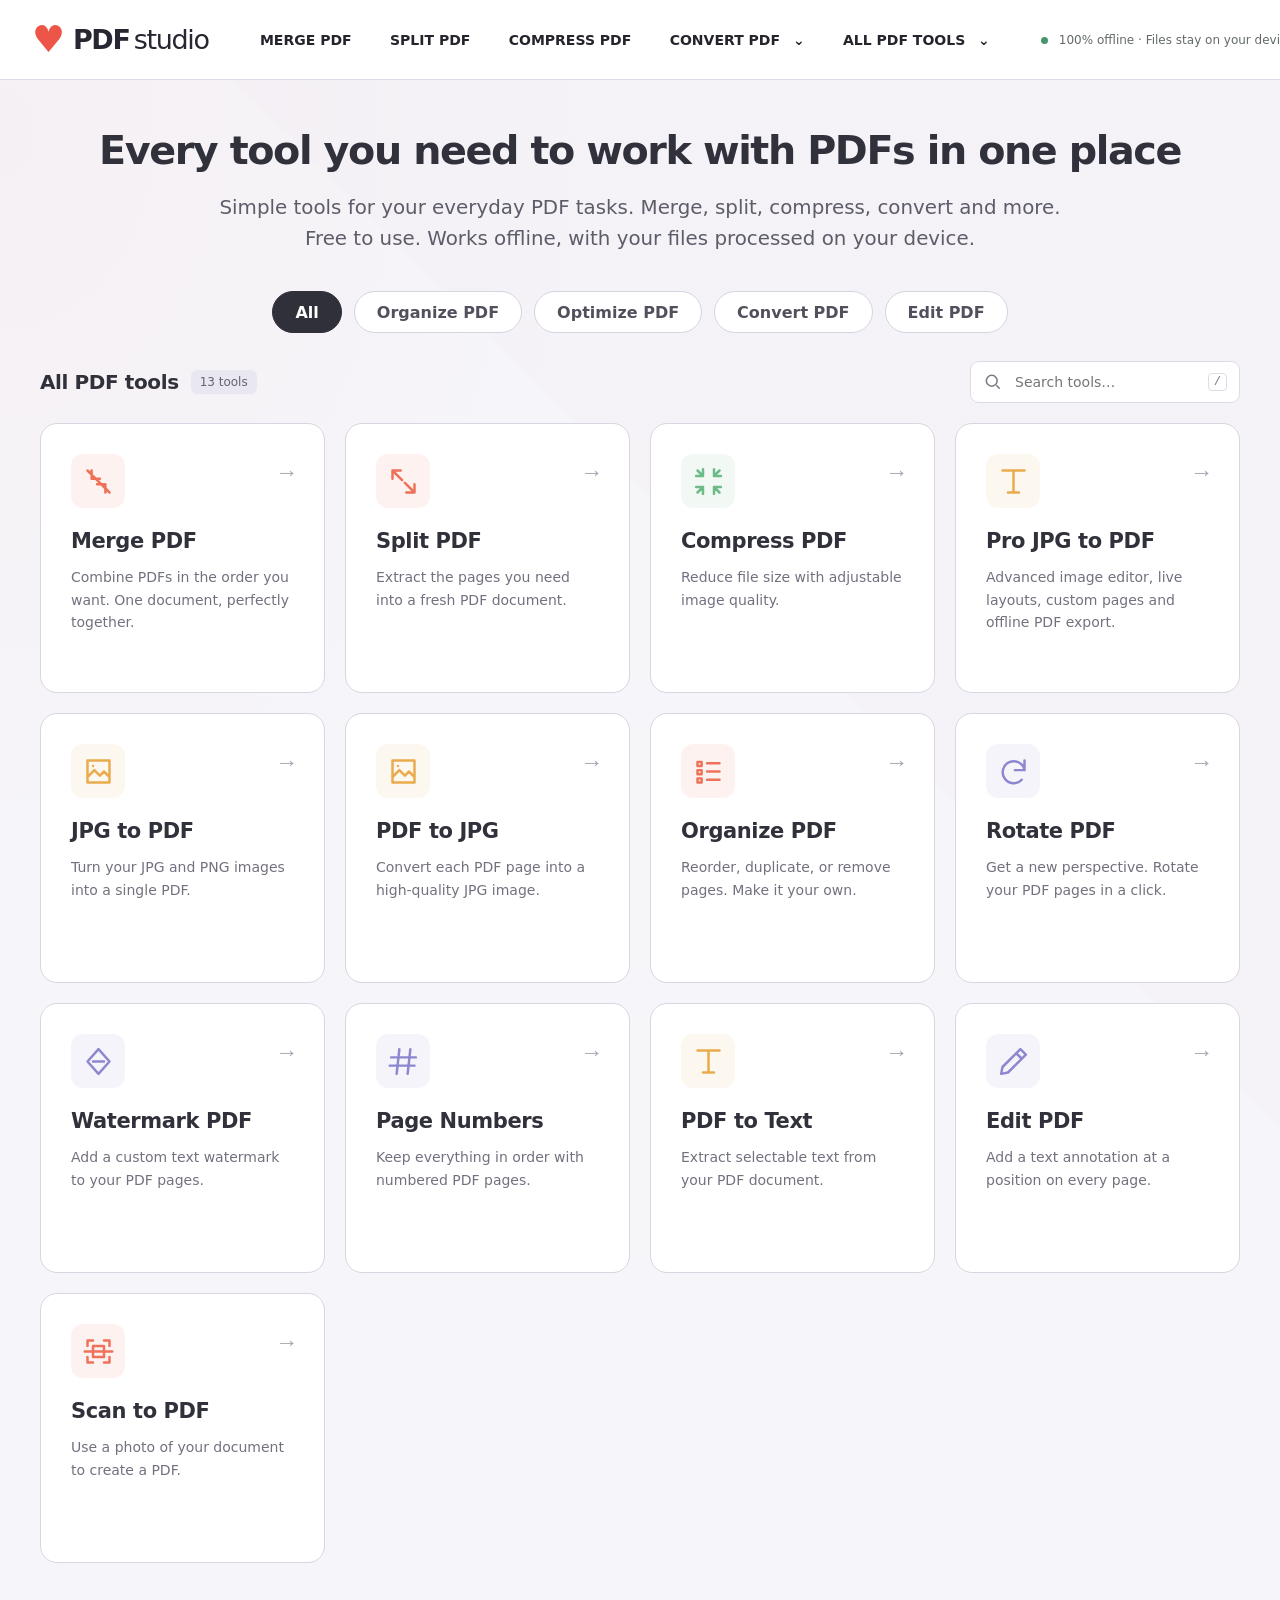
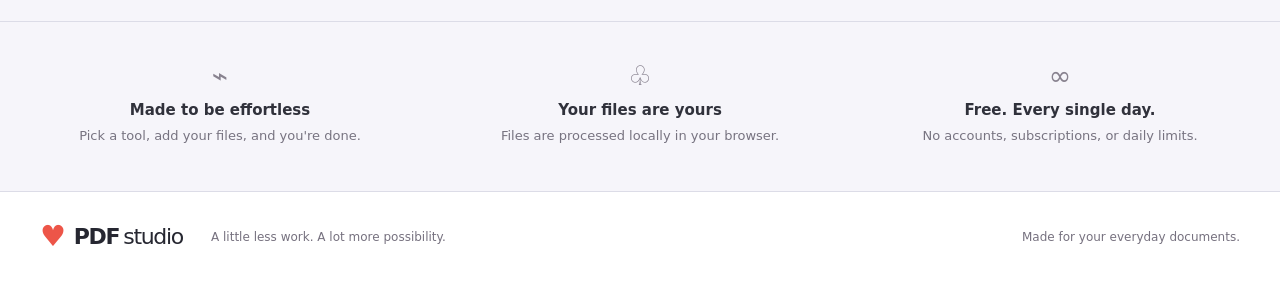
<file: index.html>
<!doctype html>
<html lang="en"><head><meta charset="UTF-8"><meta name="viewport" content="width=device-width, initial-scale=1"><title>PDF Studio — Every PDF, made simple</title><link rel="stylesheet" href="style.css"><script defer src="vendor/pdf-lib.min.js"></script><script defer src="vendor/pdf.min.js"></script><script defer src="vendor/pdf.worker.min.js"></script><script defer src="app.js"></script><script defer src="offline.js"></script></head>
<body><header><a class="brand" href="./" aria-label="PDF Studio home"><span class="brand-mark">♥</span> PDF<span>studio</span></a><nav aria-label="Main navigation"><button data-tool="merge">MERGE PDF</button><button data-tool="split">SPLIT PDF</button><button data-tool="compress">COMPRESS PDF</button><button id="convertNav">CONVERT PDF <span>⌄</span></button><button id="allNav">ALL PDF TOOLS <span>⌄</span></button></nav><span class="private-badge"><i></i> 100% offline · Files stay on your device</span></header>
<main><section class="hero"><h1>Every tool you need to work with PDFs in one place</h1><p>Simple tools for your everyday PDF tasks. Merge, split, compress, convert and more.<br class="desktop"> Free to use. Works offline, with your files processed on your device.</p></section>
<section class="tools-section" aria-label="PDF tools"><div class="filter-row" id="filters"></div><div class="section-heading"><div><h2 id="categoryTitle">All PDF tools</h2><span id="toolCount"></span></div><div class="search"><svg viewBox="0 0 24 24" width="20" height="20" fill="none" stroke="currentColor" stroke-width="1.8" aria-hidden="true"><circle cx="10.5" cy="10.5" r="6.5"/><path d="m16 16 4 4"/></svg><input id="search" type="search" placeholder="Search tools…" aria-label="Search PDF tools"><kbd>/</kbd></div></div><div id="tools" class="grid"></div><div id="empty" hidden>No tools found. Try a different search.</div></section>
<section class="benefits"><div><span>⌁</span><h3>Made to be effortless</h3><p>Pick a tool, add your files, and you're done.</p></div><div><span>♧</span><h3>Your files are yours</h3><p>Files are processed locally in your browser.</p></div><div><span>∞</span><h3>Free. Every single day.</h3><p>No accounts, subscriptions, or daily limits.</p></div></section></main>
<footer><a class="brand" href="./"><span class="brand-mark">♥</span> PDF<span>studio</span></a><p>A little less work. A lot more possibility.</p><span>Made for your everyday documents.</span></footer>
<dialog id="workspace"><div class="modal-top"><span class="eyebrow">YOUR DOCUMENT WORKSPACE</span><button id="close" aria-label="Close tool">×</button></div><h2 id="modalTitle"></h2><p id="modalDescription"></p><label class="dropzone" id="dropzone"><span class="upload-icon" aria-hidden="true"><svg width="36" height="36" viewBox="0 0 24 24" fill="none" stroke="currentColor" stroke-width="1.6"><path d="M12 16V3m-5 5 5-5 5 5M4 15v6h16v-6"/></svg></span><strong>Choose files <span>or drop them here</span></strong><small id="acceptHint">PDF files • processed on your device</small><input id="files" type="file" multiple></label><div id="fileList"></div><div id="options"></div><p id="status" role="status" aria-live="polite"></p><button id="process" class="primary" disabled>Process PDF <span>→</span></button><div id="downloads"></div><p class="security">♧ Your documents never leave this browser.</p></dialog></body></html>
</file>
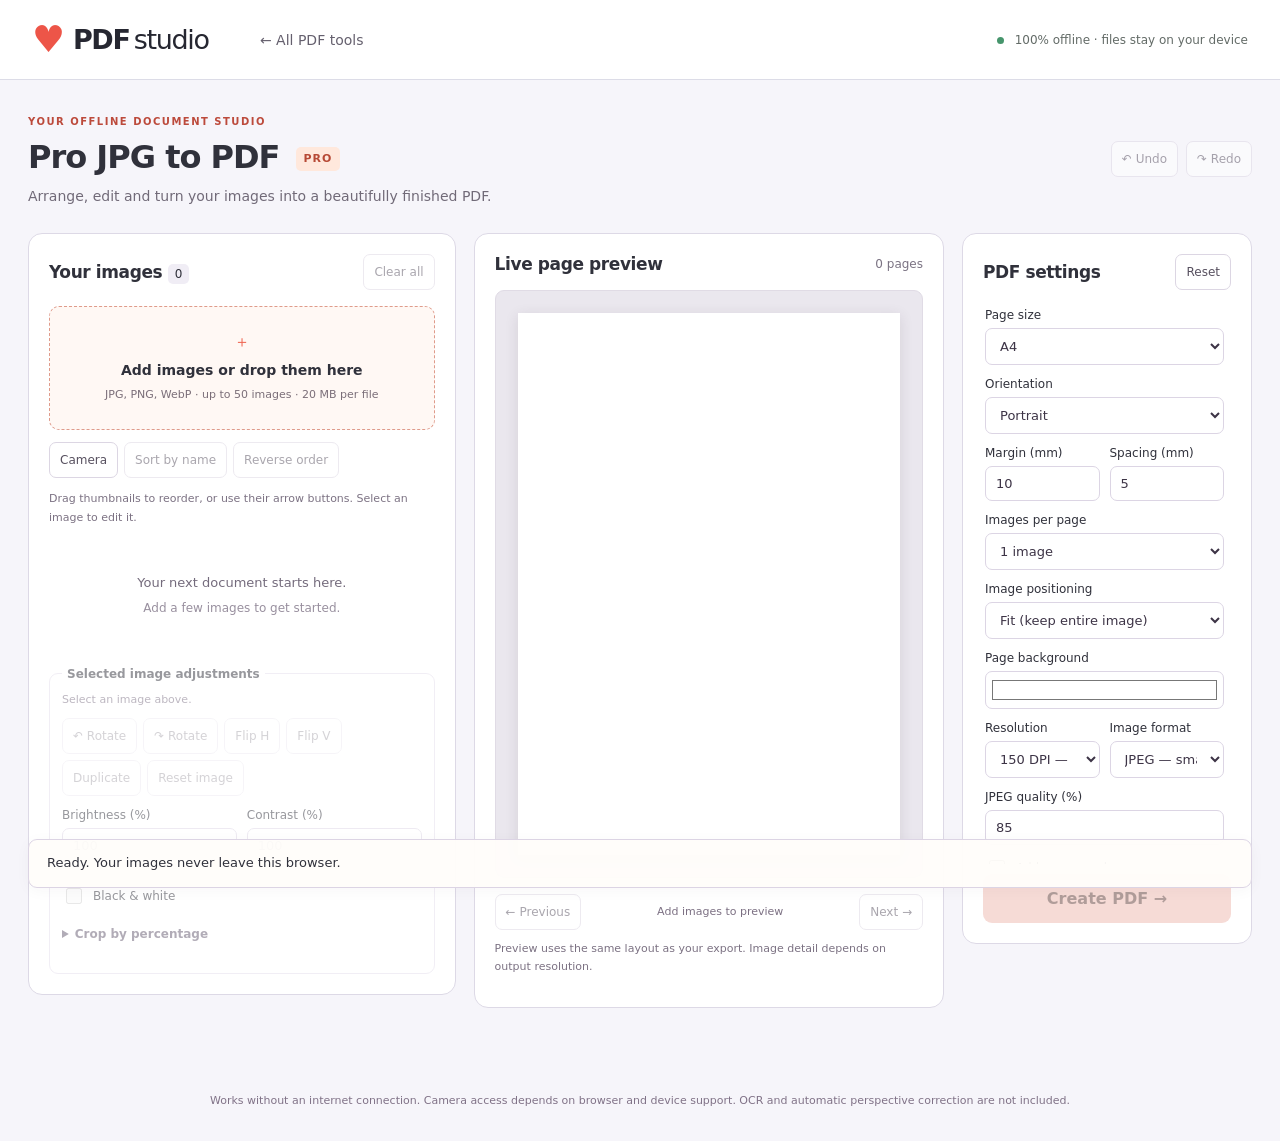
<file: pro.html>
<!doctype html>
<html lang="en"><head><meta charset="UTF-8"><meta name="viewport" content="width=device-width,initial-scale=1"><title>Pro JPG to PDF — PDF Studio</title><link rel="stylesheet" href="style.css"><link rel="stylesheet" href="pro.css"><script defer src="vendor/pdf-lib.min.js"></script><script defer src="vendor/jszip.min.js"></script><script defer src="pro.js"></script><script defer src="offline.js"></script></head>
<body class="pro-body"><header><a class="brand" href="index.html"><span class="brand-mark">♥</span> PDF<span>studio</span></a><a class="back-link" href="index.html">← All PDF tools</a><span class="private-badge"><i></i> 100% offline · files stay on your device</span></header>
<main class="pro-main"><div class="pro-heading"><div><span class="eyebrow">YOUR OFFLINE DOCUMENT STUDIO</span><h1>Pro JPG to PDF <span class="pro-label">PRO</span></h1><p>Arrange, edit and turn your images into a beautifully finished PDF.</p></div><div class="history"><button id="undo" disabled>↶ Undo</button><button id="redo" disabled>↷ Redo</button></div></div>
<div class="pro-layout"><section class="image-panel panel"><div class="panel-heading"><h2>Your images <span id="imageCount">0</span></h2><button id="clearAll" disabled>Clear all</button></div><label class="pro-drop" id="proDrop"><span class="upload-icon">＋</span><strong>Add images or drop them here</strong><small>JPG, PNG, WebP · up to 50 images · 20 MB per file</small><input id="proFiles" type="file" accept="image/jpeg,image/png,image/webp" multiple></label><div class="image-toolbar"><button id="cameraButton">Camera</button><button id="sortName" disabled>Sort by name</button><button id="reverse" disabled>Reverse order</button></div><input id="camera" type="file" accept="image/*" capture="environment" hidden><p class="panel-hint">Drag thumbnails to reorder, or use their arrow buttons. Select an image to edit it.</p><div id="imageGrid" class="image-grid"></div><div id="noImages" class="no-images">Your next document starts here.<br><span>Add a few images to get started.</span></div>
<fieldset id="imageEditor" disabled><legend>Selected image adjustments</legend><p id="selectedName">Select an image above.</p><div class="edit-actions"><button id="rotateLeft">↶ Rotate</button><button id="rotateRight">↷ Rotate</button><button id="flipH">Flip H</button><button id="flipV">Flip V</button><button id="duplicate">Duplicate</button><button id="resetImage">Reset image</button></div><div class="form-grid"><label>Brightness (%)<input id="brightness" type="number" min="0" max="200" value="100"></label><label>Contrast (%)<input id="contrast" type="number" min="0" max="200" value="100"></label><label class="check"><input id="grayscale" type="checkbox"> Black & white</label></div><details><summary>Crop by percentage</summary><p class="panel-hint">Crop coordinates apply to the original image before rotation.</p><div class="form-grid"><label>Left (%)<input id="cropX" type="number" min="0" max="99" value="0"></label><label>Top (%)<input id="cropY" type="number" min="0" max="99" value="0"></label><label>Width (%)<input id="cropW" type="number" min="1" max="100" value="100"></label><label>Height (%)<input id="cropH" type="number" min="1" max="100" value="100"></label></div></details></fieldset></section>
<section class="preview-panel panel"><div class="panel-heading"><h2>Live page preview</h2><span id="pageInfo">0 pages</span></div><div class="preview-surface"><canvas id="pageCanvas" width="595" height="842" aria-label="PDF page layout preview"></canvas></div><div class="preview-navigation"><button id="prevPage" disabled>← Previous</button><span id="previewInfo">Add images to preview</span><button id="nextPage" disabled>Next →</button></div><p class="panel-hint">Preview uses the same layout as your export. Image detail depends on output resolution.</p></section>
<aside class="settings-panel panel"><div class="panel-heading"><h2>PDF settings</h2><button id="resetSettings">Reset</button></div><form id="settings"><label>Page size<select id="paper"><option value="a4">A4</option><option value="a3">A3</option><option value="letter">US Letter</option><option value="legal">US Legal</option><option value="custom">Custom size</option><option value="image">Match each image</option></select></label><div id="customSize" class="form-grid" hidden><label>Width (mm)<input id="customW" type="number" min="30" max="600" value="210"></label><label>Height (mm)<input id="customH" type="number" min="30" max="600" value="297"></label></div><label>Orientation<select id="orientation"><option value="portrait">Portrait</option><option value="landscape">Landscape</option><option value="auto">Auto (first image on page)</option></select></label><div class="form-grid"><label>Margin (mm)<input id="margin" type="number" min="0" max="60" value="10"></label><label>Spacing (mm)<input id="gap" type="number" min="0" max="30" value="5"></label></div><label>Images per page<select id="layout"><option value="1">1 image</option><option value="2">2 images</option><option value="4">4 images</option><option value="9">9 images</option></select></label><label>Image positioning<select id="fit"><option value="contain">Fit (keep entire image)</option><option value="cover">Fill (crop to frame)</option><option value="original">Original size (96 pixels/inch)</option></select></label><label>Page background<input id="background" type="color" value="#ffffff"></label><div class="form-grid"><label>Resolution<select id="dpi"><option value="96">96 DPI — screen</option><option value="150" selected>150 DPI — balanced</option><option value="300">300 DPI — print</option></select></label><label>Image format<select id="format"><option value="jpeg">JPEG — smaller</option><option value="png">PNG — lossless</option></select></label></div><label>JPEG quality (%)<input id="quality" type="number" min="10" max="100" value="85"></label><label class="check"><input id="numbering" type="checkbox"> Add page numbers</label><label>Text watermark<input id="watermark" maxlength="100" placeholder="Optional watermark"></label><details><summary>Document details</summary><label>Title<input id="docTitle" maxlength="150" placeholder="My document"></label><label>Author<input id="author" maxlength="100" placeholder="Optional author"></label></details><label>Filename<input id="filename" maxlength="100" value="my-document"></label><label>Export mode<select id="exportMode"><option value="combined">One combined PDF</option><option value="separate">Separate PDFs in one ZIP</option></select></label><p id="modeHint" class="panel-hint">Separate mode makes one PDF per image, with one image per page.</p><label class="check"><input id="remember" type="checkbox"> Remember settings on this device</label></form><button id="export" class="primary" disabled>Create PDF →</button><button id="cancelExport" hidden>Cancel export</button><progress id="exportProgress" max="100" value="0" hidden></progress><div id="proDownloads"></div></aside></div><p id="proStatus" class="pro-status" role="status" aria-live="polite">Ready. Your images never leave this browser.</p><p class="offline-note">Works without an internet connection. Camera access depends on browser and device support. OCR and automatic perspective correction are not included.</p></main></body></html>
</file>
<file: style.css>
:root {
  --ink: #30313b;
  --muted: #71717f;
  --accent: #ef6653;
  --line: #dcdce7;
  font-family: system-ui, -apple-system, BlinkMacSystemFont, "Segoe UI", sans-serif;
  color: var(--ink);
  background: #f6f5fa;
  font-synthesis: none;
}
* { box-sizing: border-box; }
[hidden] { display: none !important; }
body { margin: 0; font-size: 16px; }
button, input, select { font: inherit; }
button, a, label { -webkit-tap-highlight-color: transparent; }
button { cursor: pointer; }
button, a, input, select { touch-action: manipulation; }
button:focus-visible, a:focus-visible, input:focus-visible, select:focus-visible {
  outline: 3px solid #bf493a; outline-offset: 4px;
}
header {
  min-height: 80px; background: #fff; border-bottom: 1px solid var(--line);
  display: flex; align-items: center; padding: 0 32px; gap: clamp(24px, 4vw, 64px);
}
.brand {
  display: flex; align-items: center; gap: 4px; color: #262731;
  font-size: 27px; font-weight: 800; letter-spacing: -1.3px;
  text-decoration: none; white-space: nowrap;
}
.brand > span:last-child { font-weight: 450; }
.brand-mark { color: #ed5548; font-size: 37px; margin-right: 5px; line-height: 1; }
nav { display: flex; align-items: center; gap: clamp(20px, 3vw, 46px); }
nav button {
  border: 0; background: transparent; padding: 25px 0; color: #24252c;
  font-size: 14px; font-weight: 600; white-space: nowrap;
}
nav button:hover { color: #cc4b3b; }
nav span { margin-left: 8px; }
.private-badge { margin-left: auto; color: #636b67; font-size: 12px; white-space: nowrap; }
.private-badge i { display: inline-block; width: 7px; height: 7px; background: #46956c; border-radius: 50%; margin-right: 7px; }
main {
  background: linear-gradient(45deg, transparent 65%, #f0eaf03d 65%),
    radial-gradient(ellipse at 0 3%, #f5e9eb66, transparent 32%), #f6f5fa;
}
.hero { text-align: center; padding: 46px 32px 36px; max-width: 1600px; margin: auto; }
h1 { font-size: clamp(32px, 3.1vw, 48px); font-weight: 750; line-height: 1.25; letter-spacing: -1.4px; margin: 0 0 16px; }
.hero p { font-size: clamp(16px, 1.55vw, 23px); line-height: 1.6; color: #5d5c69; margin: 0; }
.tools-section { width: 100%; max-width: 1540px; margin: auto; padding: 0 40px 58px; }
.filter-row { display: flex; justify-content: center; gap: 12px; flex-wrap: wrap; padding-bottom: 28px; }
.filter-row button {
  padding: 9px 22px; min-height: 42px; border: 1px solid #d5d5e2; border-radius: 24px;
  background: white; color: #51505d; font-size: 16px; font-weight: 550; transition: background .18s, border-color .18s;
}
.filter-row button:hover { background: #ededf4; border-color: #a4a3b3; }
.filter-row button.active { background: #30303a; border-color: #30303a; color: white; }
.section-heading { display: flex; align-items: center; justify-content: space-between; gap: 20px; margin: 0 0 20px; }
.section-heading > div:first-child { display: flex; align-items: center; gap: 12px; }
h2 { font-size: 20px; letter-spacing: -.4px; margin: 0; font-weight: 650; }
#toolCount { background: #e9e8f0; color: #666472; font-size: 12px; padding: 5px 9px; border-radius: 6px; white-space: nowrap; }
.search { display: flex; align-items: center; gap: 10px; width: 270px; padding: 10px 12px; border: 1px solid var(--line); border-radius: 9px; background: #fff; color: #767581; }
.search:focus-within { border-color: #bb5648; box-shadow: 0 0 0 3px #ef665314; }
.search input { border: 0; outline: 0; width: 100%; min-width: 0; color: var(--ink); background: transparent; font-size: 14px; }
.search svg { flex-shrink: 0; }
kbd { border: 1px solid #dedde7; padding: 1px 5px; border-radius: 4px; font-size: 12px; }
.grid { display: grid; grid-template-columns: repeat(4, minmax(0, 1fr)); gap: 20px; }
.tool {
  position: relative; display: flex; flex-direction: column; align-items: flex-start; text-align: left;
  padding: 30px 30px 32px; min-height: 270px; border: 1px solid #d7d6e2; border-radius: 17px;
  background: #fff; color: var(--ink); transition: transform .18s, box-shadow .18s, border-color .18s;
}
.tool:hover { transform: translateY(-3px); border-color: #ee9c8f; box-shadow: 0 8px 24px #2928380a; }
.tool .icon { display: grid; place-items: center; width: 54px; height: 54px; border-radius: 12px; background: var(--tint); color: var(--color); margin-bottom: 20px; }
.tool .icon svg { width: 33px; height: 33px; }
.tool h3 { font-size: 21px; font-weight: 650; line-height: 1.3; letter-spacing: -.4px; margin: 0 0 11px; }
.tool p { color: #73717f; font-size: 14px; line-height: 1.6; margin: 0; max-width: 270px; }
.tool .arrow { position: absolute; top: 35px; right: 26px; color: #aaa7b5; font: 23px Arial, sans-serif; }
.tool:hover .arrow { color: #ca5142; }
.tag { display: block; margin-top: 18px; padding: 4px 7px; border-radius: 4px; background: #f2f1f6; color: #716e7d; font-size: 10px; font-weight: 600; letter-spacing: .3px; text-transform: uppercase; }
#empty { border: 1px dashed var(--line); border-radius: 14px; padding: 60px 20px; text-align: center; color: var(--muted); }
.benefits { max-width: 1460px; margin: auto; display: grid; grid-template-columns: repeat(3, 1fr); border-top: 1px solid var(--line); padding: 38px 24px 44px; text-align: center; gap: 28px; }
.benefits > div > span { color: #88828f; font-size: 27px; }
.benefits h3 { margin: 10px 0 7px; font-size: 15px; font-weight: 650; }
.benefits p { margin: 0; color: #777380; font-size: 13px; line-height: 1.6; }
footer { display: flex; align-items: center; gap: 28px; padding: 26px 40px; background: white; border-top: 1px solid var(--line); }
footer .brand { font-size: 22px; }
footer .brand-mark { font-size: 29px; }
footer p, footer > span { color: #76717f; font-size: 12px; }
footer > span { margin-left: auto; }
dialog { width: 580px; max-width: calc(100vw - 32px); max-height: calc(100dvh - 32px); padding: 30px; border: 1px solid #e1dde5; border-radius: 20px; color: var(--ink); background: white; box-shadow: 0 25px 100px #1d1b3533; }
dialog::backdrop { background: #24212d80; backdrop-filter: blur(5px); }
.modal-top { display: flex; align-items: center; justify-content: space-between; margin-bottom: 20px; gap: 12px; }
.eyebrow { color: #bc4a3b; font-size: 10px; font-weight: 700; letter-spacing: 1.5px; }
.modal-top button { flex-shrink: 0; display: grid; place-items: center; width: 38px; height: 38px; border: 0; border-radius: 50%; background: #f2f1f6; font-size: 27px; color: #55515e; }
dialog h2 { font-size: 28px; }
dialog > p, #options > p { font-size: 14px; line-height: 1.7; color: #6b6674; overflow-wrap: anywhere; }
.dropzone { position: relative; display: flex; flex-direction: column; align-items: center; padding: 30px 15px; margin: 22px 0; border: 1.5px dashed #df988c; border-radius: 12px; background: #fff7f5; cursor: pointer; text-align: center; }
.dropzone:hover, .dropzone.drag { background: #ffede7; border-color: #c05c4a; }
.dropzone:focus-within { outline: 3px solid #bf493a; outline-offset: 3px; }
.upload-icon { color: var(--accent); }
.dropzone strong { margin: 12px 0 8px; font-size: 15px; }
.dropzone strong span { font-weight: 400; color: #77717c; }
.dropzone small { color: #7c727b; font-size: 12px; }
.dropzone input { position: absolute; width: 1px; height: 1px; opacity: 0; }
.file { display: flex; align-items: center; gap: 8px; padding: 10px 12px; border: 1px solid #e9e6ee; border-radius: 8px; background: #f8f7fa; margin: 8px 0; font-size: 13px; }
.file .name { flex: 1; min-width: 0; overflow: hidden; text-overflow: ellipsis; white-space: nowrap; }
.file button { flex-shrink: 0; width: 34px; height: 34px; border: 1px solid #dedbe5; border-radius: 6px; background: white; color: #625c6c; }
.field { display: flex; flex-direction: column; gap: 8px; margin-top: 18px; font-size: 14px; font-weight: 500; }
.field input, .field select { width: 100%; min-width: 0; padding: 11px 12px; border: 1px solid #d9d5e1; border-radius: 8px; background: white; color: var(--ink); font-size: 16px; }
.primary { width: 100%; padding: 15px 18px; margin-top: 10px; border: 0; border-radius: 9px; background: #e45d4b; color: white; font-weight: 650; }
.primary:hover:not(:disabled) { background: #cc4c3c; }
.primary:disabled { background: #edb7ae; color: #633c36; cursor: default; }
.security { text-align: center; font-size: 12px !important; }
#status { overflow-wrap: anywhere; }
#status:empty { display: none; }
#status.error { color: #b33434; padding: 10px 12px; background: #fff0ef; border-radius: 8px; }
#downloads a { display: block; padding: 13px; margin-top: 12px; border: 1px solid #bedfcb; border-radius: 9px; background: #edf8f1; color: #286543; text-decoration: none; text-align: center; font-size: 14px; overflow-wrap: anywhere; }
@media (max-width: 1250px) {
  header { gap: 30px; padding: 0 24px; } nav { gap: 24px; } nav button { font-size: 12px; }
  .private-badge { display: none; }
  .tools-section { padding-left: 28px; padding-right: 28px; }
  .tool { padding: 25px 23px 28px; } .tool h3 { font-size: 19px; }
}
@media (max-width: 960px) {
  header { flex-wrap: wrap; gap: 0; padding-top: 13px; }
  nav { width: 100%; justify-content: space-between; gap: 16px; overflow-x: auto; }
  nav button { padding: 18px 0; }
  .hero { padding-top: 36px; } h1 { max-width: 780px; margin-left: auto; margin-right: auto; }
  .grid { grid-template-columns: repeat(3, minmax(0, 1fr)); gap: 15px; }
  .filter-row { gap: 8px; } .filter-row button { font-size: 14px; padding: 9px 16px; }
  .tool { min-height: 265px; padding: 24px 20px; }
  .tool .arrow { right: 18px; } .tool h3 { font-size: 19px; }
  footer { flex-wrap: wrap; gap: 8px 24px; } footer > span { margin-left: 0; }
}
@media (max-width: 640px) {
  header { padding: 14px 18px 0; } .brand { font-size: 25px; }
  nav { gap: 24px; } nav button { font-size: 11px; padding: 17px 0; }
  .hero { padding: 30px 20px 25px; } h1 { font-size: 31px; letter-spacing: -.9px; line-height: 1.25; margin-bottom: 16px; }
  .hero p { font-size: 15px; line-height: 1.65; } .desktop { display: none; }
  .tools-section { padding: 0 16px 32px; }
  .filter-row { justify-content: flex-start; flex-wrap: nowrap; overflow-x: auto; margin: 0 -16px; padding: 0 16px 22px; }
  .filter-row button { flex-shrink: 0; min-height: 40px; padding: 8px 16px; }
  .section-heading { gap: 12px; flex-wrap: wrap; margin-bottom: 16px; }
  .section-heading h2 { font-size: 18px; } .search { width: 100%; padding: 12px; }
  .grid { grid-template-columns: repeat(2, minmax(0, 1fr)); gap: 12px; }
  .tool { padding: 20px 16px 22px; border-radius: 13px; min-height: 252px; }
  .tool .icon { width: 46px; height: 46px; border-radius: 10px; margin-bottom: 17px; }
  .tool .icon svg { width: 29px; height: 29px; }
  .tool .arrow { right: 13px; top: 26px; font-size: 18px; }
  .tool h3 { font-size: 17px; letter-spacing: -.35px; margin-bottom: 9px; }
  .tool p { font-size: 13px; line-height: 1.6; }
  .tag { font-size: 9px; }
  .benefits { grid-template-columns: 1fr; gap: 26px; padding: 30px 22px; }
  .benefits h3 { margin-top: 5px; } footer { padding: 24px; flex-direction: column; align-items: flex-start; gap: 4px; }
  footer p { margin: 10px 0; }
  dialog { padding: 22px; } dialog h2 { font-size: 25px; }
  .dropzone strong span { display: block; margin-top: 4px; }
}
@media (max-width: 350px) { .grid { grid-template-columns: 1fr; } .tool { min-height: 220px; } }
@media (prefers-reduced-motion: reduce) { *, *::before, *::after { scroll-behavior: auto !important; transition: none !important; } }
/* Keep document inputs stable until the current operation finishes. */
.dropzone.processing { opacity: .6; pointer-events: none; cursor: progress; }
.modal-top button:disabled { opacity: .45; cursor: wait; }
#options small { display: block; margin-top: 9px; font-size: 12px; line-height: 1.6; color: #706978; }
#workspace[aria-busy="true"] .primary { cursor: progress; }
</file>
<file: pro.css>
.pro-body{background:#f6f5fa}.back-link{color:#65606e;text-decoration:none;font-size:14px}.pro-main{max-width:1680px;margin:auto;padding:30px 28px 20px;background:transparent}.pro-heading{display:flex;justify-content:space-between;align-items:center;gap:18px;margin-bottom:26px}.pro-heading h1{font-size:32px;letter-spacing:-1px;margin:8px 0}.pro-heading p{font-size:14px;color:#716a78;margin:0;line-height:1.6}.pro-label{display:inline-block;vertical-align:middle;font-size:11px;letter-spacing:1px;padding:5px 8px;border-radius:5px;background:#ffe8dc;color:#b74935;margin-left:6px}.history{display:flex;gap:8px}.pro-main button:not(.primary){padding:8px 10px;min-height:36px;border:1px solid #dcd6e3;border-radius:7px;background:white;color:#57505f;font-size:12px}.pro-main button:disabled{opacity:.5;cursor:default}.pro-main button:hover:not(:disabled):not(.primary){border-color:#cc6d5b;background:#fff6f3}.pro-layout{display:grid;grid-template-columns:minmax(280px,1fr) minmax(300px,1.1fr) 290px;gap:18px;align-items:start}.panel{padding:20px;background:#fff;border:1px solid #ddd9e6;border-radius:14px;min-width:0}.panel-heading{display:flex;align-items:center;justify-content:space-between;gap:8px;margin-bottom:16px}.panel-heading h2{font-size:17px;letter-spacing:-.4px}.panel-heading>span{color:#7b7383;font-size:12px}#imageCount{font-size:12px;font-weight:400;padding:3px 7px;background:#f0edf5;border-radius:5px}.pro-drop{display:flex;position:relative;align-items:center;flex-direction:column;gap:9px;padding:25px 10px;text-align:center;border:1.5px dashed #df9b8b;background:#fff8f4;border-radius:10px;cursor:pointer}.pro-drop:focus-within{outline:3px solid #bf493a;outline-offset:3px}.pro-drop.drag{background:#ffe8db}.pro-drop strong{font-size:14px}.pro-drop small{font-size:11px;color:#7b6e78;line-height:1.5}.pro-drop input{position:absolute;width:1px;height:1px;opacity:0}.image-toolbar,.edit-actions{display:flex;flex-wrap:wrap;gap:6px;margin:12px 0}.panel-hint{font-size:11px;line-height:1.7;color:#7c7283;margin:10px 0}.image-grid{display:grid;grid-template-columns:repeat(2,minmax(0,1fr));gap:10px;max-height:460px;overflow:auto;padding:3px}.image-card{border:1px solid #ded8e7;border-radius:9px;padding:7px;background:#faf9fc;min-width:0}.image-card.selected{border-color:#df6e55;box-shadow:0 0 0 2px #ef665321}.image-card .thumb-button{display:block;width:100%;height:112px;padding:0!important;overflow:hidden;background:#ece9ef!important;border:0!important;border-radius:5px!important}.image-card img{width:100%;height:100%;object-fit:contain}.image-card .image-name{font-size:11px;white-space:nowrap;text-overflow:ellipsis;overflow:hidden;margin:8px 0 3px}.image-card .image-meta{font-size:10px;color:#7f7588;margin-bottom:7px}.image-actions{display:flex;gap:4px}.image-actions button{flex:1;min-width:0;padding:3px!important;min-height:28px!important}.no-images{text-align:center;padding:28px 10px;color:#746b7c;font-size:13px;line-height:1.9}.no-images span{font-size:12px;color:#99909f}fieldset{min-width:0;border:1px solid #e3ddea;border-radius:9px;margin:18px 0 0;padding:12px}legend{font-size:12px;font-weight:600;padding:0 5px}#selectedName{font-size:11px;overflow-wrap:anywhere;margin:0;color:#7b6f83}fieldset:disabled{opacity:.5}.form-grid{display:grid;grid-template-columns:1fr 1fr;gap:10px}.pro-main label:not(.pro-drop){display:flex;flex-direction:column;gap:6px;font-size:12px;font-weight:500;margin-bottom:12px}.pro-main input:not([type=checkbox]):not([type=file]),.pro-main select{width:100%;min-width:0;border:1px solid #dcd5e4;border-radius:7px;padding:9px 10px;background:white;color:#3d3446;font-size:13px}.pro-main input[type=color]{height:38px;padding:4px!important}.pro-main .check{flex-direction:row!important;align-items:center;gap:8px!important;font-weight:400!important;line-height:1.5}.check input{accent-color:#e1644c;width:16px;height:16px;flex-shrink:0}.pro-main summary{font-size:12px;font-weight:600;color:#63586e;cursor:pointer;padding:8px 0}.pro-main details{margin-bottom:12px}.pro-main details>label:first-of-type{margin-top:10px}.preview-surface{display:flex;justify-content:center;align-items:center;min-height:380px;background:#eae7ee;border:1px solid #e0dbe5;border-radius:9px;padding:22px;overflow:hidden}#pageCanvas{display:block;max-width:100%;max-height:600px;width:auto;height:auto;box-shadow:0 3px 13px #38263b1f;background:white}.preview-navigation{display:flex;justify-content:space-between;gap:6px;align-items:center;margin-top:16px}#previewInfo{font-size:11px;color:#7c7083;text-align:center}.settings-panel{position:sticky;top:18px}#settings{max-height:62vh;overflow:auto;padding:2px 7px 0 2px}#modeHint{display:none}#exportMode:has(option[value=separate]:checked)+#modeHint{display:block}#exportProgress{width:100%;accent-color:#e1644c;margin-top:12px}#cancelExport{width:100%;margin-top:9px}#proDownloads a{display:block;margin-top:12px;padding:12px;background:#ecf8ed;border:1px solid #bbdcc4;border-radius:8px;color:#2a6b40;text-decoration:none;overflow-wrap:anywhere;text-align:center;font-size:13px}.pro-status{position:sticky;bottom:12px;z-index:2;margin:22px 0 12px;padding:13px 18px;border:1px solid #dcd4e4;border-radius:9px;background:#fffdfaf5;box-shadow:0 3px 15px #30203b09;font-size:13px;line-height:1.6}.pro-status.error{background:#fff1ee;color:#ac3429;border-color:#e7b8b0}.offline-note{color:#807287;text-align:center;font-size:11px;line-height:1.8}.pro-main[aria-busy=true] .pro-drop{pointer-events:none;opacity:.5}@media(max-width:1150px){.pro-layout{grid-template-columns:1fr 1fr}.settings-panel{grid-column:1/-1;position:static}#settings{max-height:none;display:grid;grid-template-columns:1fr 1fr;gap:0 20px}#settings>details{grid-column:1/-1}.pro-main{padding:24px 18px}.pro-heading h1{font-size:28px}}@media(max-width:700px){.pro-layout{grid-template-columns:1fr}.pro-main{padding:24px 14px}.pro-heading{align-items:flex-start;flex-direction:column}.pro-heading h1{font-size:28px}.panel{padding:17px}.settings-panel{grid-column:auto}.preview-panel{order:3}.settings-panel{order:2}.preview-surface{min-height:280px}.history button{min-height:40px!important}.pro-body header{gap:14px;padding-bottom:13px}.back-link{margin-left:auto;font-size:12px}#settings{display:block}.pro-main input:not([type=checkbox]):not([type=file]),.pro-main select{font-size:16px}.pro-status{position:static}.image-grid{max-height:400px}}
</file>
